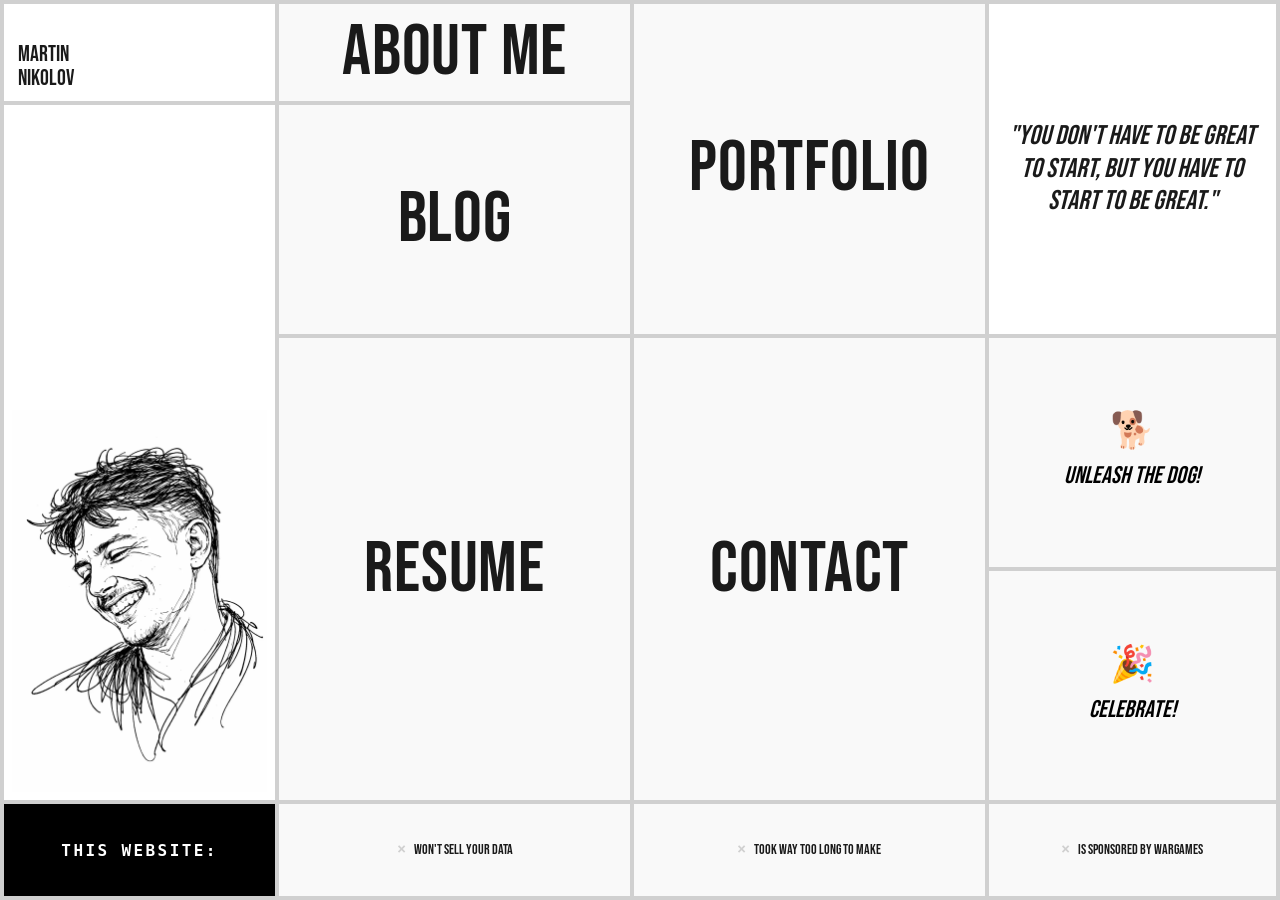
<file: index.html>
<!DOCTYPE html>
<html lang="en">
<head>
  <meta charset="UTF-8" />
  <meta name="viewport" content="width=device-width, initial-scale=1.0" />
  <title>Martin Nikolov</title>
  <link rel="icon" type="image/png" href="assets/img/favicon.png" />
  <link rel="stylesheet" href="style.css" />
  <link rel="preconnect" href="https://fonts.googleapis.com">
  <link href="https://fonts.googleapis.com/css2?family=Bebas+Neue&display=swap" rel="stylesheet">
</head>
<body class="index-body">

  <main class="index-grid">

    <!-- ── COL 1 ─────────────────────────────── -->

    <!-- Name — col 1, row 1 -->
    <div class="tile tile--name">
      <span class="name-line">Martin</span>
      <span class="name-line">Nikolov</span>
    </div>

    <!-- Photo — col 1, rows 2-4 -->
    <a href="pages/about.html" class="tile tile--photo" aria-label="About Martin">
      <img src="assets/img/profile_image.webp" alt="Hand-drawn portrait of Martin Nikolov" />
    </a>

    <!-- "This website:" label — col 1, row 5 -->
    <div class="tile tile--label">
      <span class="label-text">This website:</span>
    </div>

    <!-- ── COL 2 ─────────────────────────────── -->

    <!-- About — col 2, row 1 -->
    <a href="pages/about.html" class="tile tile--about">
      <span class="tile__label">About Me</span>
    </a>

    <!-- Blog — col 2, row 2 -->
    <a href="pages/blog.html" class="tile tile--blog">
      <span class="tile__label">Blog</span>
    </a>

    <!-- Resume — col 2, rows 3-4 -->
    <a href="assets/ResumeNikolovMartin.pdf" target="_blank" class="tile tile--resume">
      <span class="tile__label">Resume</span>
    </a>

    <!-- Will not: Track You — col 2, row 5 -->
    <div class="tile tile--willnot tile--willnot-a">
      <span class="willnot__x">×</span>
      <span class="willnot__text">won't sell your data</span>
    </div>

    <!-- ── COL 3 ─────────────────────────────── -->

    <!-- Portfolio — col 3, rows 1-2 -->
    <a href="pages/portfolio.html" class="tile tile--portfolio">
      <span class="tile__label">Portfolio</span>
    </a>

    <!-- Contact — col 3, rows 3-4 -->
    <a href="pages/contact.html" class="tile tile--contact">
      <span class="tile__label">Contact</span>
    </a>

    <!-- Will not: Get you out of bed — col 3, row 5 -->
    <div class="tile tile--willnot tile--willnot-b">
      <span class="willnot__x">×</span>
      <span class="willnot__text">Took Way Too Long To Make</span>
    </div>

    <!-- ── COL 4 — right column, all fun ─────── -->

    <!-- Welcome — col 4, rows 1-2 -->
    <div class="tile tile--welcome">
      <p class="welcome-text">"You don't have to be great to start, but you have to start to be great."</p>
    </div>

    <!-- Dog button — col 4, rows 3-4 (big!) -->
    <button class="tile tile--fun tile--fun-dog" onclick="toggleDog(this)" aria-label="Unleash the dog">
      <span class="fun__icon">🐕</span>
      <p>Unleash The Dog!</p>
    </button>

    <!-- Confetti button — col 4, rows 3-4 shares with dog? No — row 3 -->
    <!-- Actually dog gets rows 3, confetti gets row 4, wargames row 5 -->
    <button class="tile tile--fun tile--fun-confetti" onclick="popConfetti()" aria-label="Pop confetti">
      <span class="fun__icon">🎉</span>
      <p>Celebrate!</p>
    </button>

    <!-- Wargames — col 4, row 5 -->
    <a href="https://wargames.batamladen.com" target="_blank" class="tile tile--willnot tile--fun-wargames">
  <span class="willnot__x">×</span>
 <span class="willnot__text">Is Sponsored By Wargames</span>
</a>

  </main>

 <!-- Walking dog -->
<div class="walking-dog" id="walkingDog" aria-hidden="true">
  <img src="assets/img/gymweb.webp" alt="gym" />
</div>

  <!-- Confetti canvas -->
  <canvas id="confettiCanvas"></canvas>

  <script src="main.js"></script>
</body>
</html>
</file>
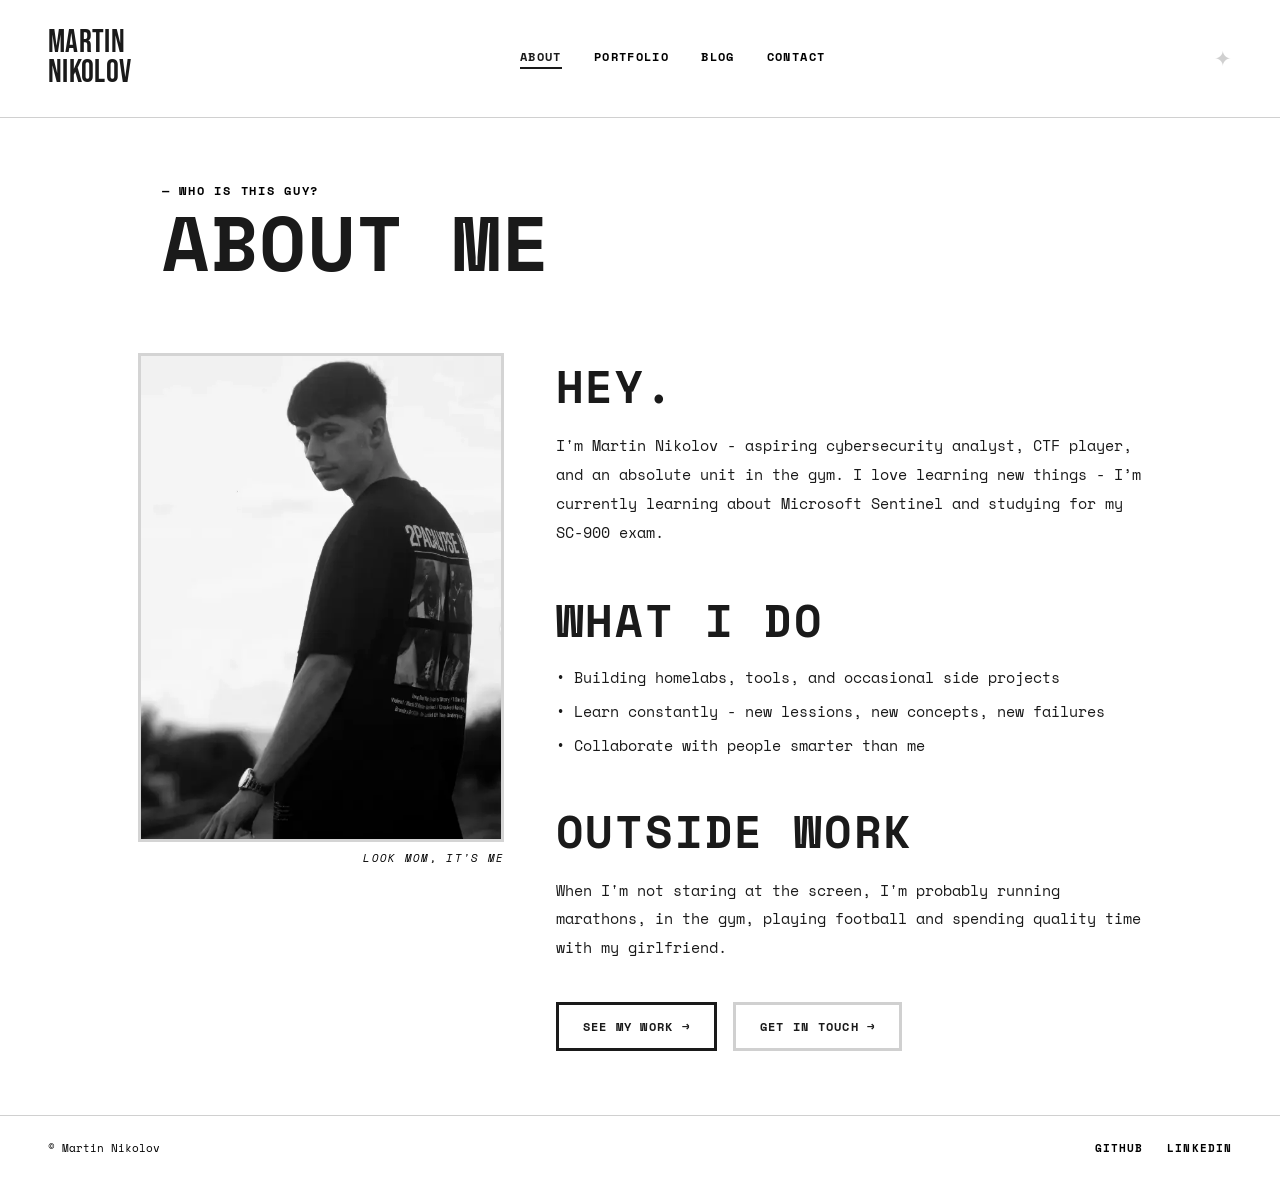
<file: pages/about.html>
<!DOCTYPE html>
<html lang="en">
<head>
  <meta charset="UTF-8" />
  <meta name="viewport" content="width=device-width, initial-scale=1.0" />
  <title>About — Martin Nikolov</title>
  <link rel="icon" type="image/png" href="../assets/img/favicon.png" />
  <link rel="stylesheet" href="../style.css" />
  <link rel="stylesheet" href="pages.css" />
  <link rel="preconnect" href="https://fonts.googleapis.com">
  <link href="https://fonts.googleapis.com/css2?family=Bebas+Neue&family=Space+Mono:ital,wght@0,400;0,700;1,400&display=swap" rel="stylesheet">
</head>
<body>

  <header class="site-header">
    <a href="../index.html" class="header-name">Martin<br>Nikolov</a>
    <nav class="header-nav">
      <a href="about.html" class="active">About</a>
      <a href="portfolio.html">Portfolio</a>
      <a href="blog.html">Blog</a>
      <a href="contact.html">Contact</a>
    </nav>
    <div class="header-squiggle">✦</div>
  </header>

  <main class="page-wrap">

    <div class="page-hero">
      <span class="page-hero__tag">— who is this guy?</span>
      <h1 class="page-hero__title">About Me</h1>
    </div>

    <div class="about-layout">

      <!-- Photo block -->
      <div class="about-photo-wrap">
        <img src="../assets/img/about-me-profile-pic.webp" alt="Martin Nikolov" class="about-photo" />
        <div class="about-photo-caption">look mom, it's me</div>
      </div>

      <!-- Text block -->
      <div class="about-text">

        <div class="about-block">
          <h2 class="about-block__title">Hey.</h2>
          <p>
            I'm Martin Nikolov - aspiring cybersecurity analyst, CTF player,
            and an absolute unit in the gym. 
            I love learning new things - I’m currently learning about Microsoft Sentinel and studying for my SC-900 exam.
          </p>
        </div>

        <div class="about-block">
          <h2 class="about-block__title">What I do</h2>
          <ul class="about-list">
            <li>• Building homelabs, tools, and occasional side projects</li>
            <li>• Learn constantly - new lessions, new concepts, new failures</li>
            <li>• Collaborate with people smarter than me</li>
          </ul>
        </div>

        <div class="about-block">
          <h2 class="about-block__title">Outside work</h2>
          <p>
            When I'm not staring at the screen, I'm probably running marathons, in the gym, playing football and spending quality time with my girlfriend.
          </p>
        </div>

        <div class="about-cta-row">
          <a href="portfolio.html" class="btn btn--yellow">See my work →</a>
          <a href="contact.html" class="btn btn--outline">Get in touch →</a>
        </div>

      </div>
    </div>

  </main>

  <footer class="site-footer">
    <p>© <span class="js-year"></span> Martin Nikolov</p>
    <div class="footer-links">
      <a href="https://github.com/" target="_blank">GitHub</a>
      <a href="https://linkedin.com/" target="_blank">LinkedIn</a>
    </div>
  </footer>

  <script src="../main.js"></script>
</body>
</html>
</file>
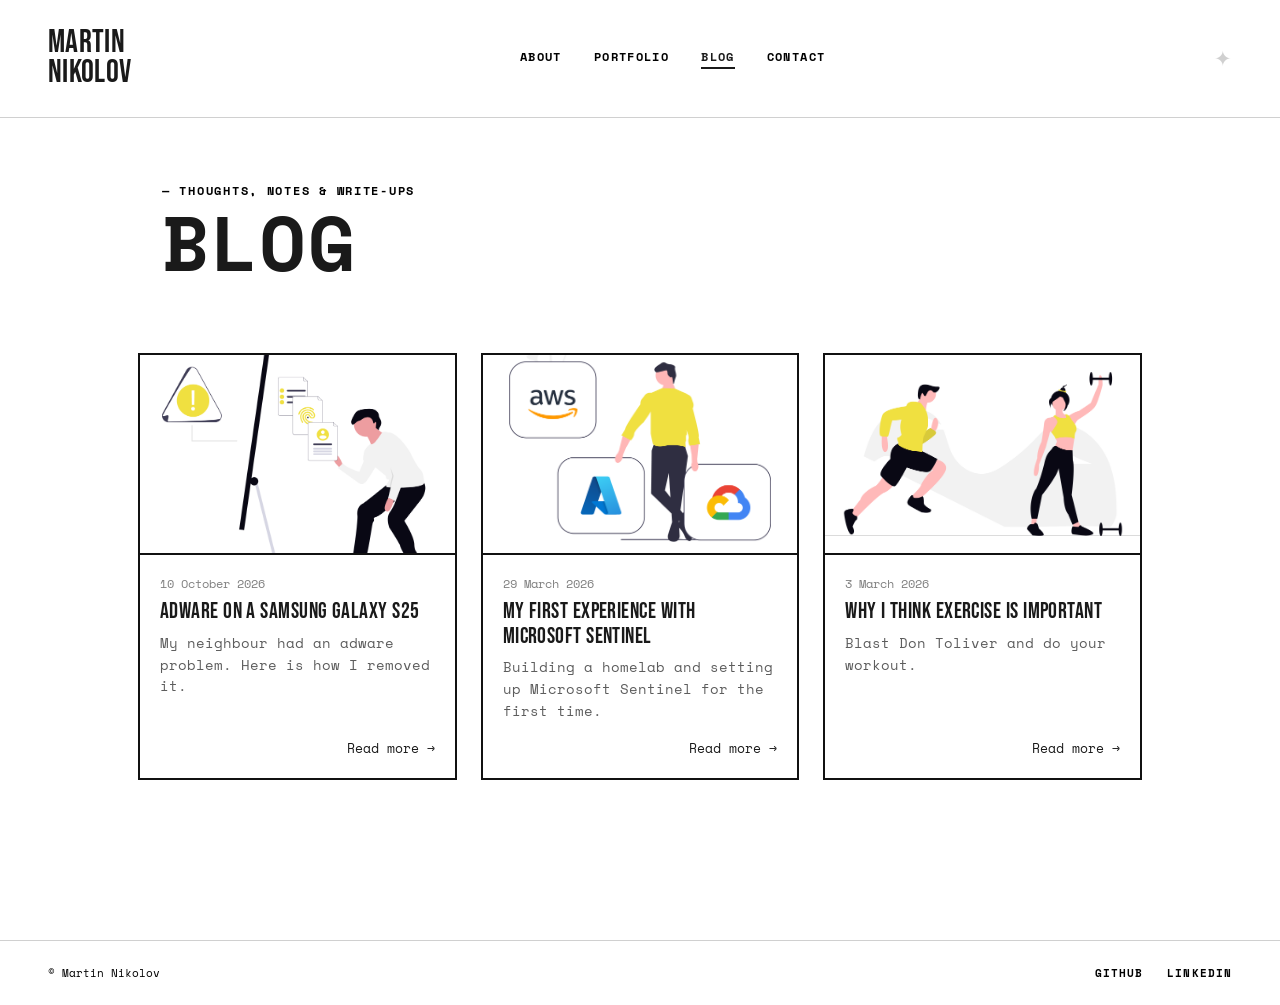
<file: pages/blog.html>
<!DOCTYPE html>
<html lang="en">
<head>
  <meta charset="UTF-8" />
  <meta name="viewport" content="width=device-width, initial-scale=1.0" />
  <title>Blog — Martin Nikolov</title>
  <link rel="icon" type="image/png" href="../assets/img/favicon.png" />
  <link rel="stylesheet" href="../style.css" />
  <link rel="stylesheet" href="pages.css" />
  <link rel="preconnect" href="https://fonts.googleapis.com">
  <link href="https://fonts.googleapis.com/css2?family=Bebas+Neue&family=Space+Mono:ital,wght@0,400;0,700;1,400&display=swap" rel="stylesheet">
</head>
<body>

  <header class="site-header">
    <a href="../index.html" class="header-name">Martin<br>Nikolov</a>
    <nav class="header-nav">
      <a href="about.html">About</a>
      <a href="portfolio.html">Portfolio</a>
      <a href="blog.html" class="active">Blog</a>
      <a href="contact.html">Contact</a>
    </nav>
    <div class="header-squiggle">✦</div>
  </header>

  <main class="page-wrap">

    <div class="page-hero">
      <span class="page-hero__tag">— thoughts, notes & write-ups</span>
      <h1 class="page-hero__title">Blog</h1>
    </div>

    <section class="section">
      <div class="blog-grid" id="post-list">
        <p class="post-list-empty">Loading posts…</p>
      </div>
    </section>

  </main>

  <footer class="site-footer">
    <p>© <span class="js-year"></span> Martin Nikolov</p>
    <div class="footer-links">
      <a href="https://github.com/nikolovmartin02" target="_blank">GitHub</a>
      <a href="https://www.linkedin.com/in/martin-nikolov-8180a3237/" target="_blank">LinkedIn</a>
    </div>
  </footer>

  <style>
   .blog-grid {
  display: grid;
  grid-template-columns: repeat(auto-fill, minmax(300px, 1fr));
  gap: 1.5rem;
  align-items: stretch;
}

   .blog-card {
  border: 2px solid var(--clr-ink, #111);
  background: var(--clr-bg, #fff);
  display: flex;
  flex-direction: column;
  text-decoration: none;
  color: inherit;
  transition: transform 0.15s ease, box-shadow 0.15s ease;
  height: 100%;
}

    .blog-card:hover {
      transform: translate(-4px, -4px);
      box-shadow: 6px 6px 0 var(--clr-ink, #111);
    }

    .blog-card__img {
  width: 100%;
  height: 200px;
  object-fit: cover;
  display: block;
  border-bottom: 2px solid var(--clr-ink, #111);
}

    .blog-card__img--placeholder {
      display: flex;
      align-items: center;
      justify-content: center;
      font-size: 2rem;
      color: #aaa;
      border-bottom: 2px solid var(--clr-ink, #111);
      aspect-ratio: 16 / 9;
      background: #f0f0f0;
    }

    .blog-card__body {
      padding: 1.25rem;
      display: flex;
      flex-direction: column;
      gap: 0.5rem;
      flex: 1;
    }

    .blog-card__date {
      font-size: 0.75rem;
      opacity: 0.55;
      font-family: 'Space Mono', monospace;
    }

    .blog-card__title {
      font-family: 'Bebas Neue', sans-serif;
      font-size: 1.4rem;
      line-height: 1.1;
      letter-spacing: 0.02em;
    }

    .blog-card__excerpt {
      font-size: 0.85rem;
      opacity: 0.7;
      line-height: 1.6;
      flex: 1;
    }

    .blog-card__arrow {
      font-family: 'Space Mono', monospace;
      font-size: 0.8rem;
      margin-top: 0.5rem;
      align-self: flex-end;
    }

    .post-list-empty {
      opacity: 0.5;
      font-family: 'Space Mono', monospace;
      font-size: 0.9rem;
    }
  </style>

  <script src="../main.js"></script>
  <script>
    (async function () {
      const listEl = document.getElementById('post-list');
      try {
        const res = await fetch('../blog/posts.json');
        const posts = await res.json();

        if (!posts.length) {
          listEl.innerHTML = '<p class="post-list-empty">No posts yet. Check back soon.</p>';
          return;
        }

        posts.sort((a, b) => new Date(b.date) - new Date(a.date));

        listEl.innerHTML = posts.map(post => {
          const d = new Date(post.date);
          const dateStr = d.toLocaleDateString('en-GB', {
            day: 'numeric', month: 'long', year: 'numeric'
          });

          const imgHtml = post.image
            ? `<img class="blog-card__img" src="${post.image}" alt="${post.title}" />`
            : `<div class="blog-card__img--placeholder">✦</div>`;

          const excerpt = post.excerpt
            ? `<p class="blog-card__excerpt">${post.excerpt}</p>`
            : '';

          return `
            <a href="../blog/post-template.html?post=${post.slug}" class="blog-card">
              ${imgHtml}
              <div class="blog-card__body">
                <span class="blog-card__date">${dateStr}</span>
                <span class="blog-card__title">${post.title}</span>
                ${excerpt}
                <span class="blog-card__arrow">Read more →</span>
              </div>
            </a>`;
        }).join('');
      } catch (err) {
        listEl.innerHTML = '<p class="post-list-empty">Couldn\'t load posts. Is posts.json in place?</p>';
        console.error(err);
      }
    })();
  </script>
</body>
</html>
</file>
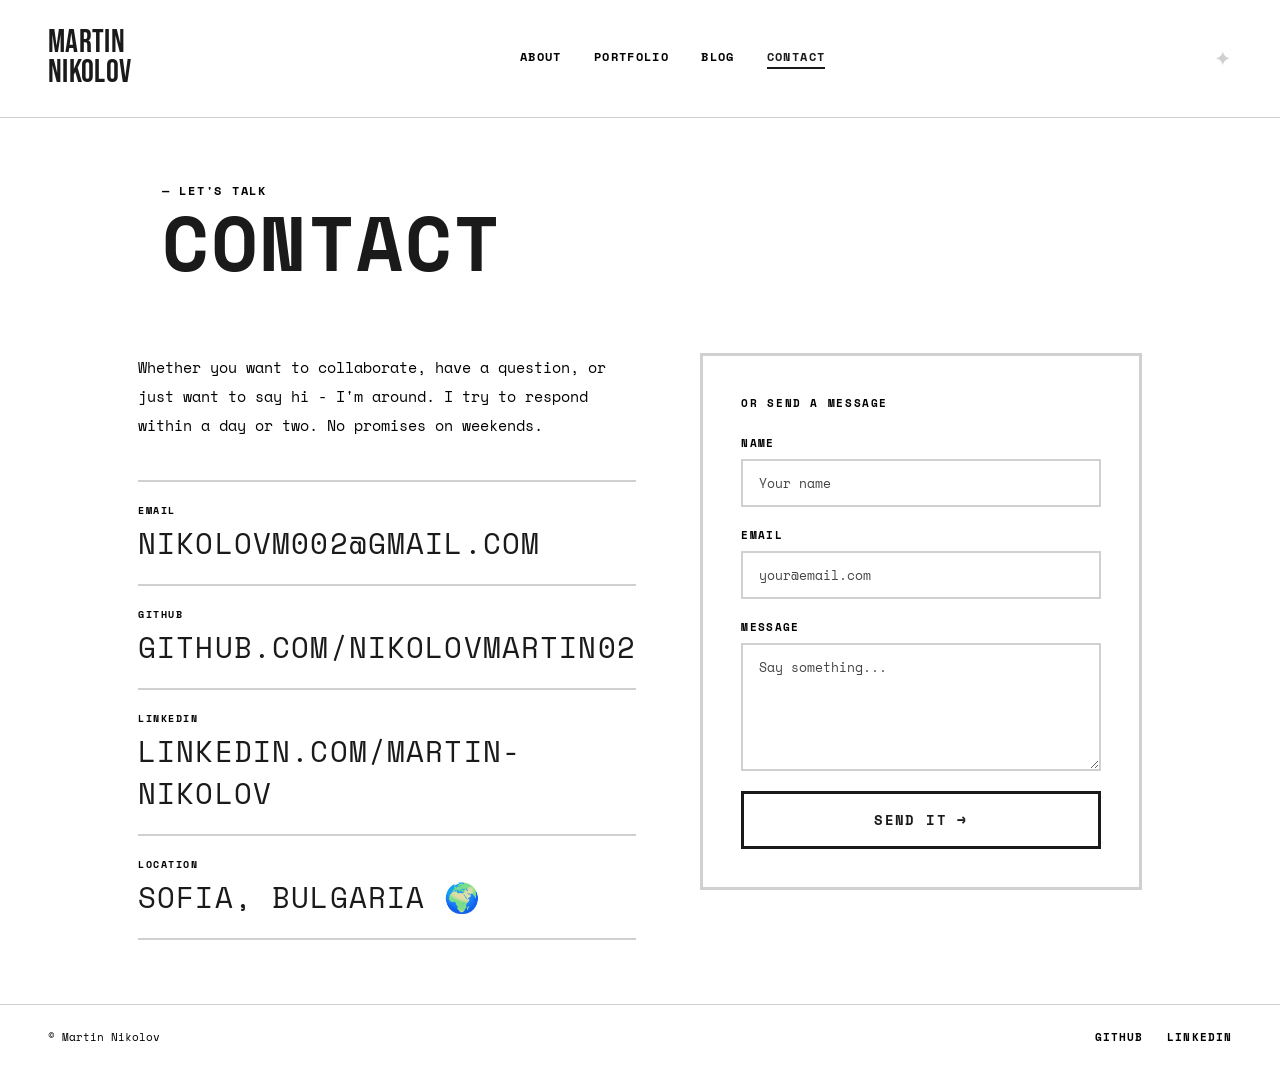
<file: pages/contact.html>
<!DOCTYPE html>
<html lang="en">
<head>
  <meta charset="UTF-8" />
  <meta name="viewport" content="width=device-width, initial-scale=1.0" />
  <title>Contact — Martin Nikolov</title>
  <link rel="icon" type="image/png" href="../assets/img/favicon.png" />
  <link rel="stylesheet" href="../style.css" />
  <link rel="stylesheet" href="pages.css" />
  <link rel="preconnect" href="https://fonts.googleapis.com">
  <link href="https://fonts.googleapis.com/css2?family=Bebas+Neue&family=Space+Mono:ital,wght@0,400;0,700;1,400&display=swap" rel="stylesheet">
</head>
<body>

  <header class="site-header">
    <a href="../index.html" class="header-name">Martin<br>Nikolov</a>
    <nav class="header-nav">
      <a href="about.html">About</a>
      <a href="portfolio.html">Portfolio</a>
      <a href="blog.html">Blog</a>
      <a href="contact.html" class="active">Contact</a>
    </nav>
    <div class="header-squiggle">✦</div>
  </header>

  <main class="page-wrap">

    <div class="page-hero">
      <span class="page-hero__tag">— let's talk</span>
      <h1 class="page-hero__title">Contact</h1>
    </div>

    <div class="contact-layout">

      <!-- Left: Links -->
      <div class="contact-links">
        <p class="contact-intro">
          Whether you want to collaborate, have a question, or just want to say hi -
          I'm around. I try to respond within a day or two. No promises on weekends.
        </p>

        <div class="contact-item">
          <span class="contact-item__label">Email</span>
          <a href="mailto:nikolovm002@gmail.com" class="contact-item__value contact-item__value--yellow">
            nikolovm002@gmail.com
          </a>
        </div>

        <div class="contact-item">
          <span class="contact-item__label">GitHub</span>
          <a href="https://github.com/nikolovmartin02" target="_blank" class="contact-item__value contact-item__value--mint">
            github.com/nikolovmartin02
          </a>
        </div>

        <div class="contact-item">
          <span class="contact-item__label">LinkedIn</span>
          <a href="https://www.linkedin.com/in/martin-nikolov-8180a3237/" target="_blank" class="contact-item__value contact-item__value--purple">
            linkedin.com/martin-nikolov
          </a>
        </div>

        <div class="contact-item">
          <span class="contact-item__label">Location</span>
          <span class="contact-item__value">Sofia, Bulgaria 🌍</span>
        </div>

      </div>

      <!-- Right: Simple form -->
      <div class="contact-form-wrap">
        <div class="contact-form-label">or send a message</div>

        <!-- Using Formspree or similar — just replace the action URL -->
        <form
          class="contact-form"
          action="https://formspree.io/f/xaqllkpq"
          method="POST"
        >
          <div class="form-group">
            <label for="name" class="form-label">Name</label>
            <input
              type="text"
              id="name"
              name="name"
              class="form-input"
              placeholder="Your name"
              required
            />
          </div>

          <div class="form-group">
            <label for="email" class="form-label">Email</label>
            <input
              type="email"
              id="email"
              name="email"
              class="form-input"
              placeholder="your@email.com"
              required
            />
          </div>

          <div class="form-group">
            <label for="message" class="form-label">Message</label>
            <textarea
              id="message"
              name="message"
              class="form-input form-textarea"
              placeholder="Say something..."
              rows="5"
              required
            ></textarea>
          </div>

          <button type="submit" class="btn btn--yellow btn--lg btn--full">
            Send it →
          </button>


        </form>
      </div>

    </div>

  </main>

  <footer class="site-footer">
    <p>© <span class="js-year"></span> Martin Nikolov</p>
    <div class="footer-links">
      <a href="https://github.com/" target="_blank">GitHub</a>
      <a href="https://linkedin.com/" target="_blank">LinkedIn</a>
    </div>
  </footer>

  <script src="../main.js"></script>
</body>
</html>
</file>
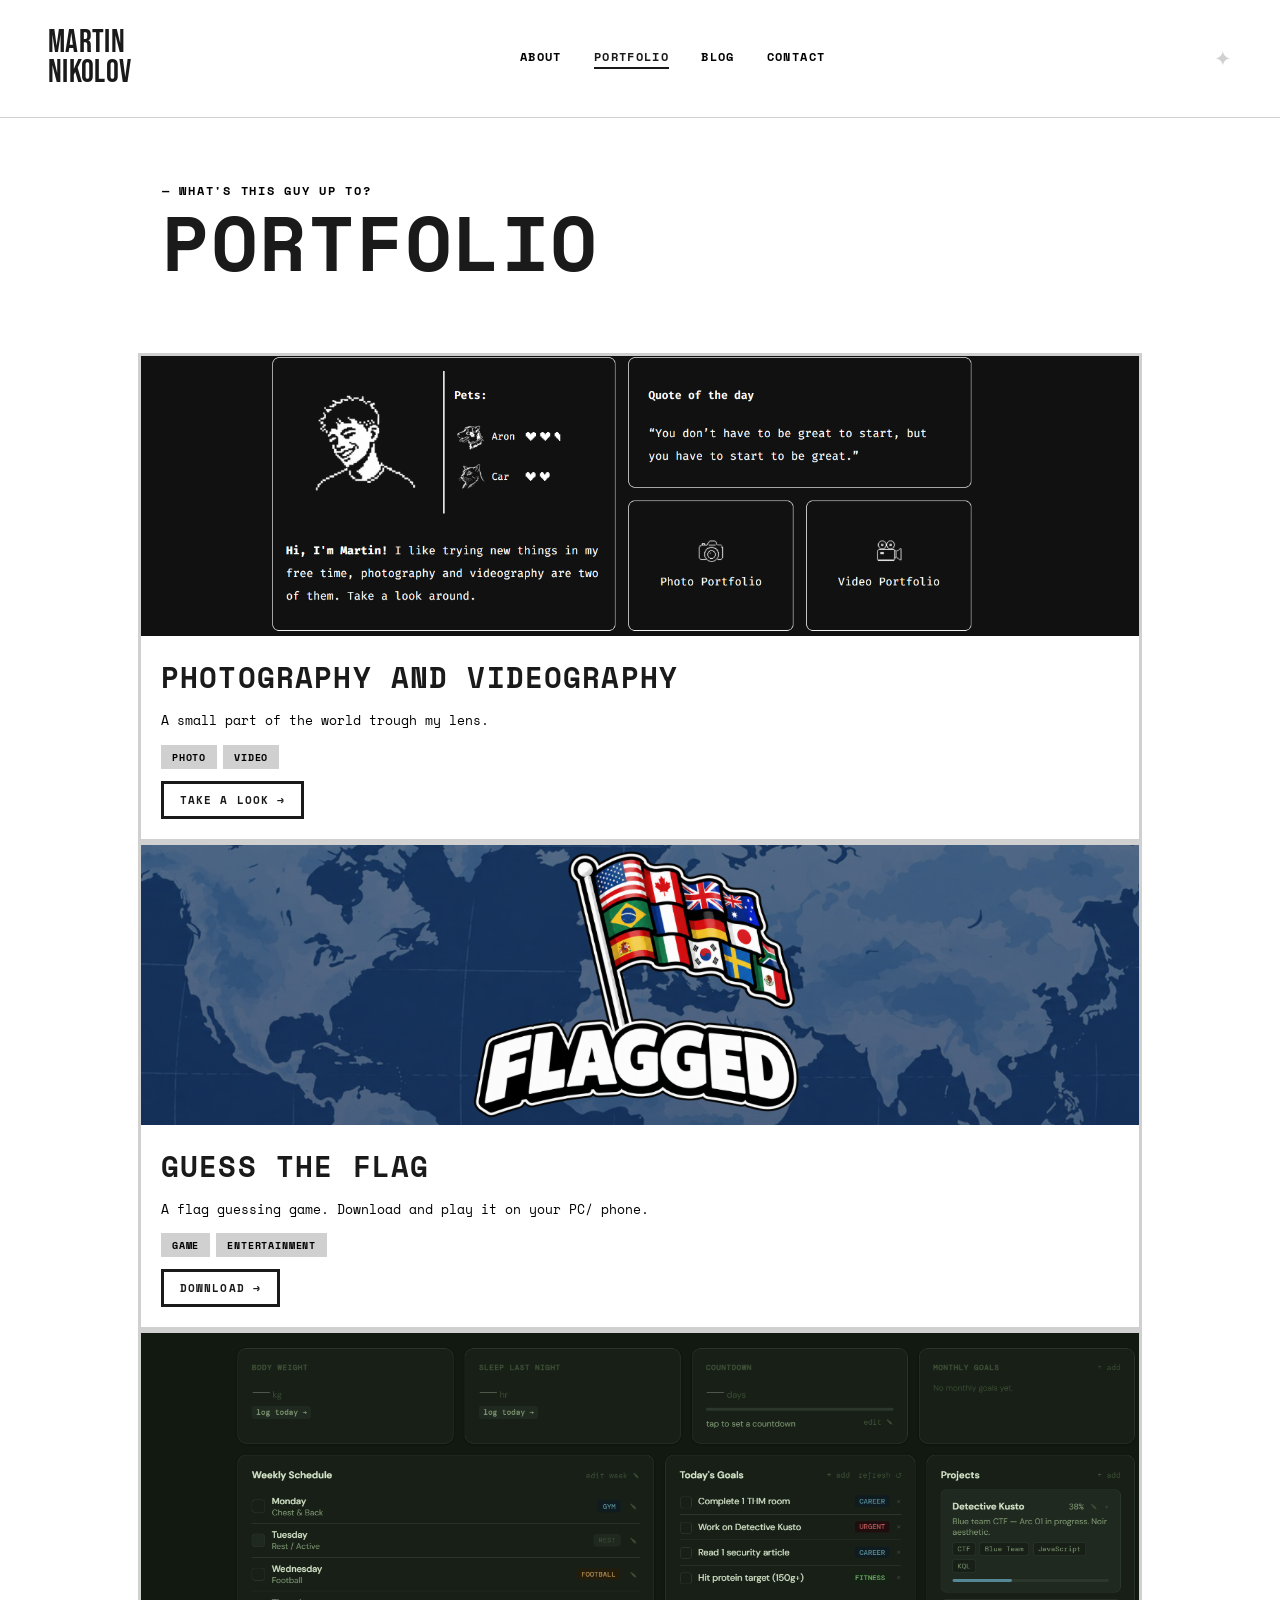
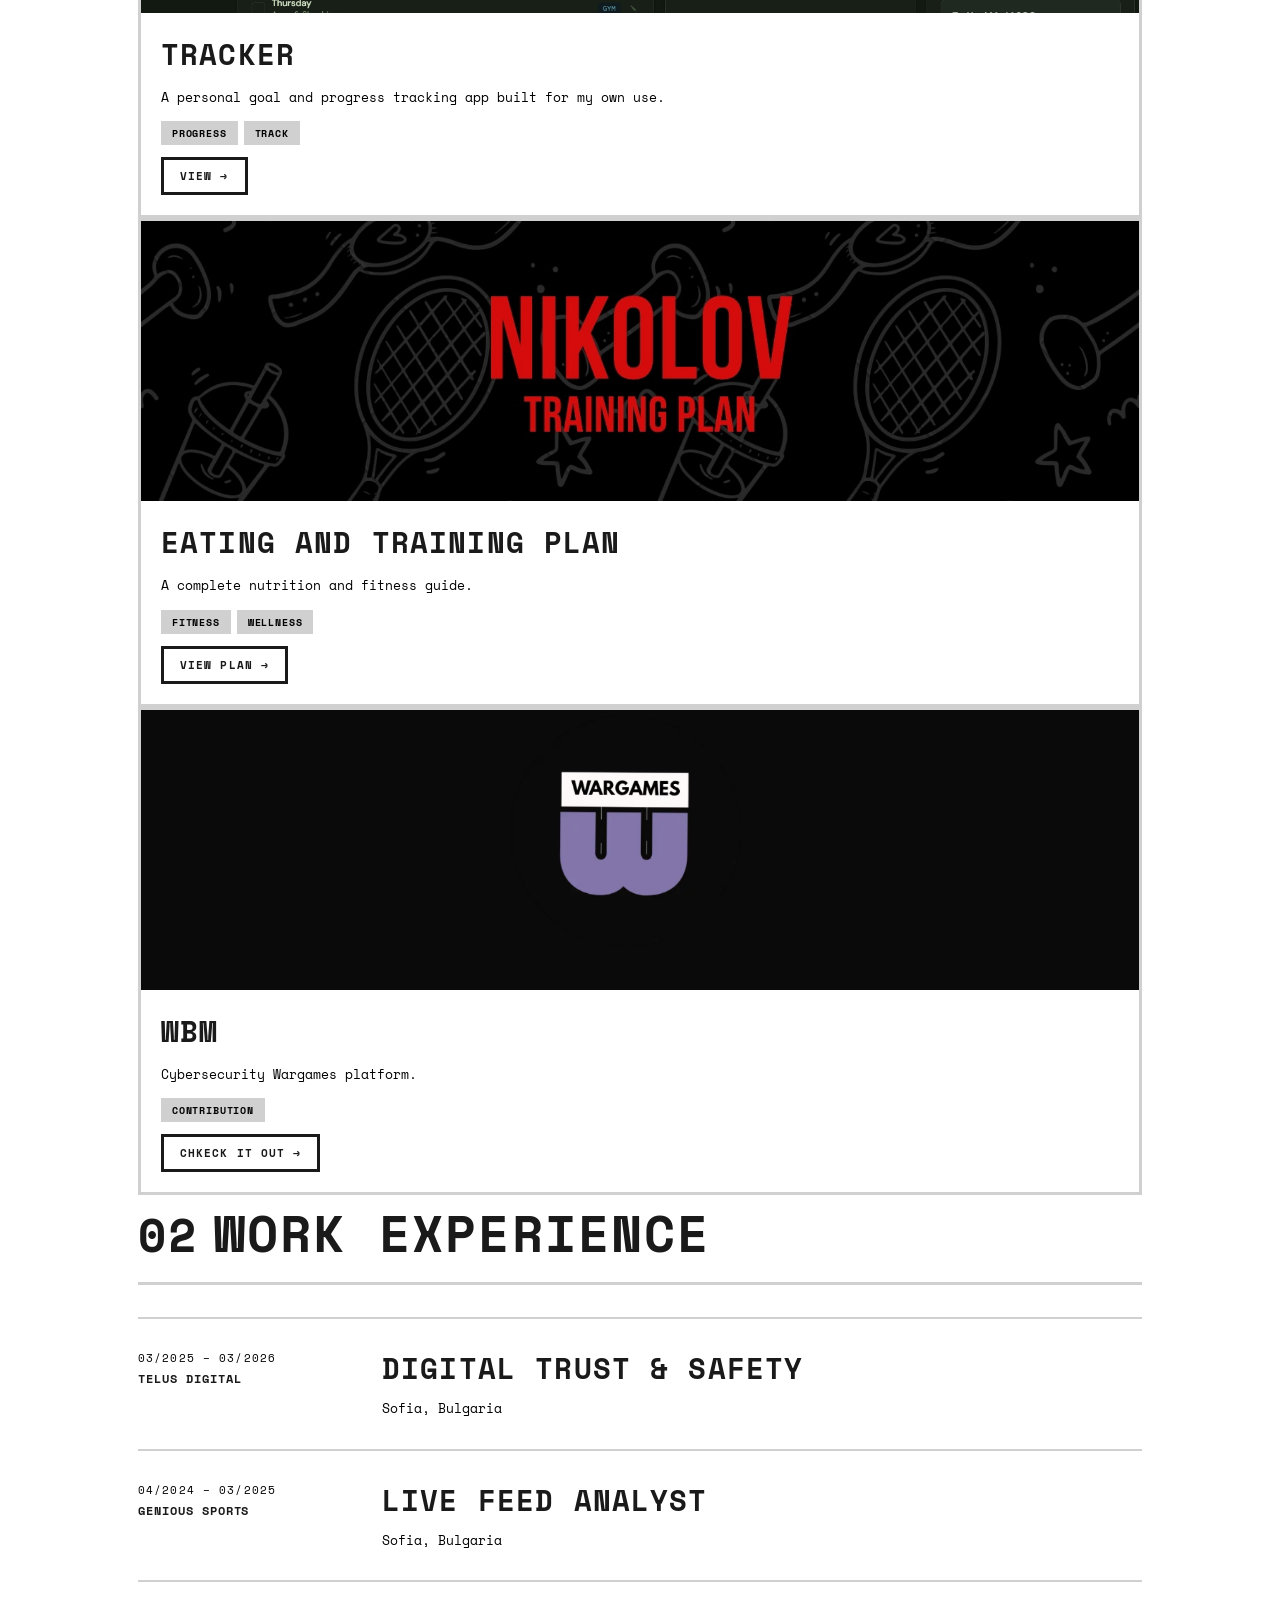
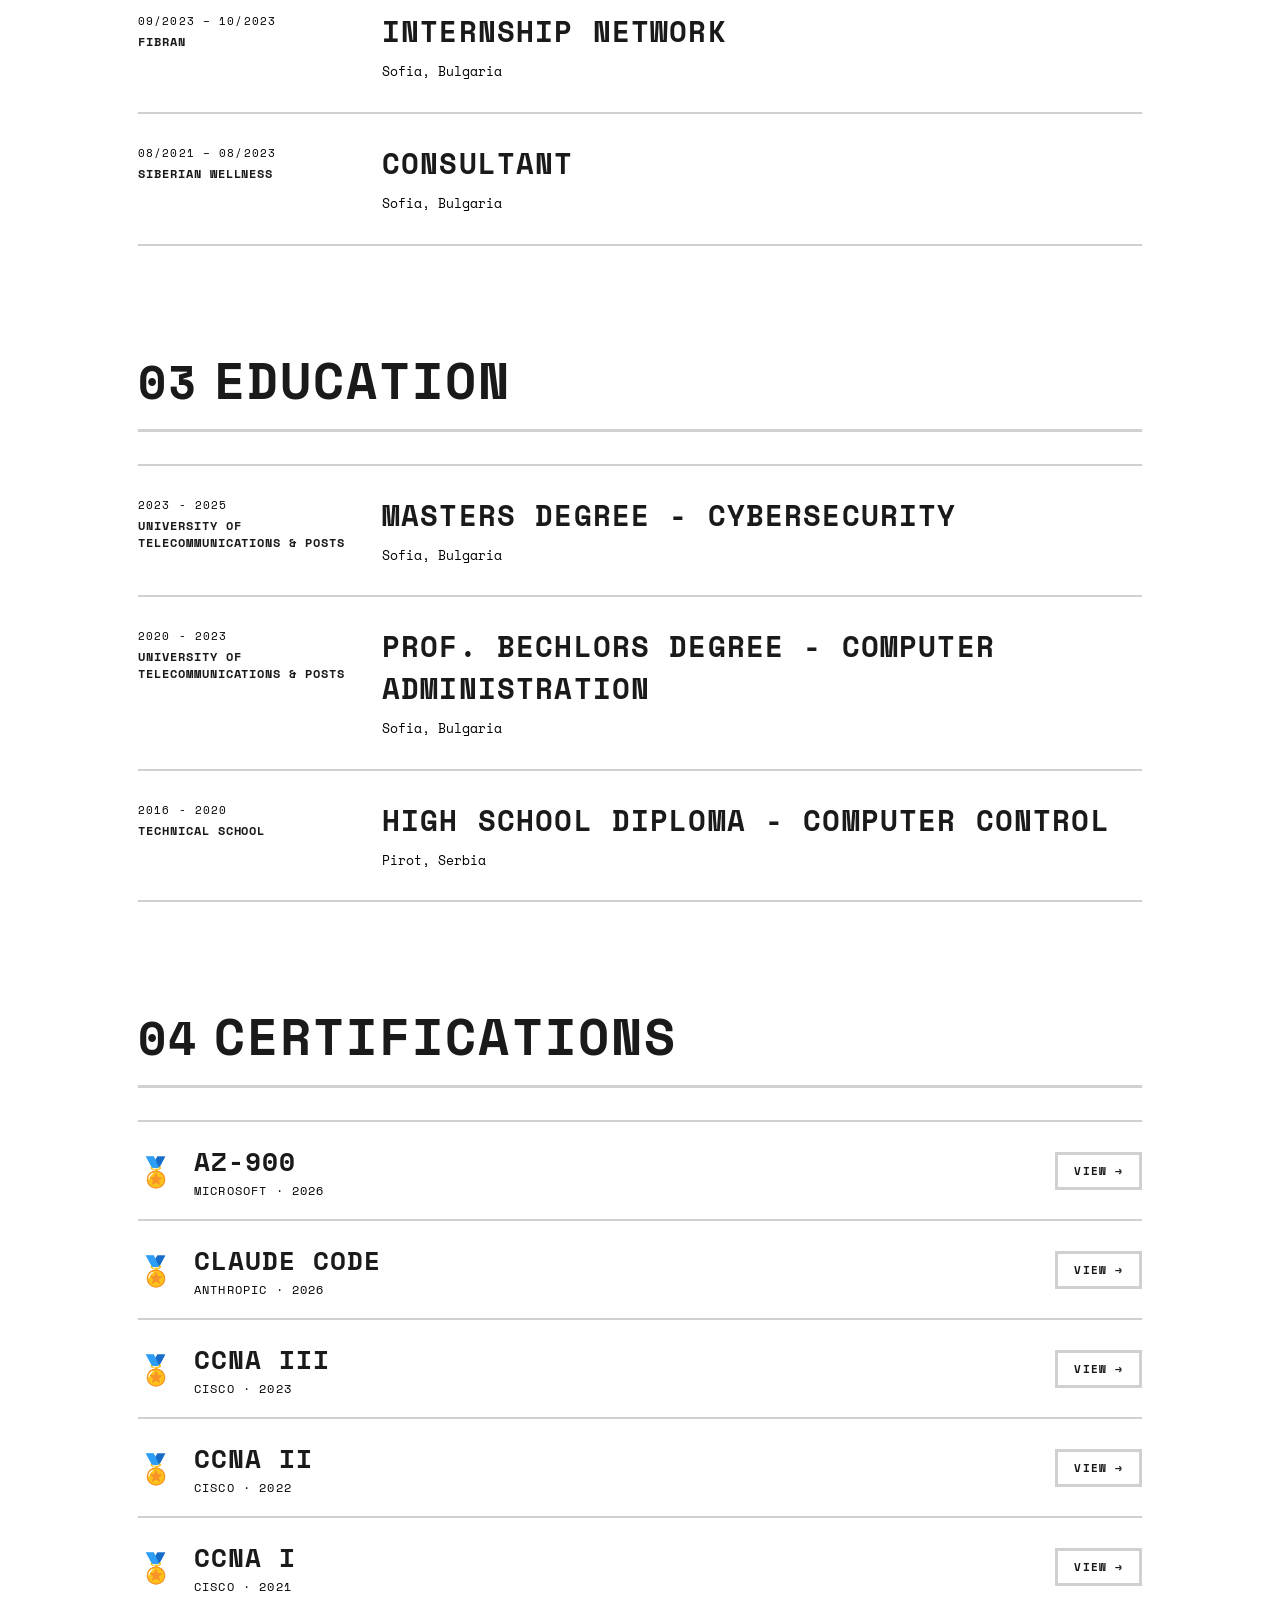
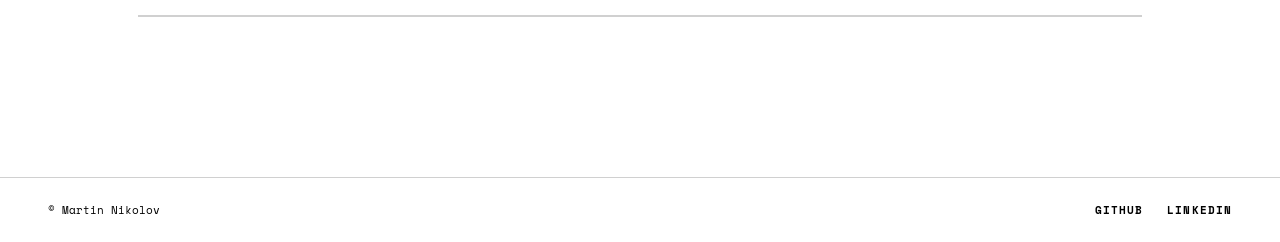
<file: pages/portfolio.html>
<!DOCTYPE html>
<html lang="en">
<head>
  <meta charset="UTF-8" />
  <meta name="viewport" content="width=device-width, initial-scale=1.0" />
  <title>Portfolio — Martin Nikolov</title>
  <link rel="icon" type="image/png" href="../assets/img/favicon.png" />
  <link rel="stylesheet" href="../style.css" />
  <link rel="stylesheet" href="pages.css" />
  <link rel="preconnect" href="https://fonts.googleapis.com">
  <link href="https://fonts.googleapis.com/css2?family=Bebas+Neue&family=Space+Mono:ital,wght@0,400;0,700;1,400&display=swap" rel="stylesheet">
</head>
<body>

  <header class="site-header">
    <a href="../index.html" class="header-name">Martin<br>Nikolov</a>
    <nav class="header-nav">
      <a href="about.html">About</a>
      <a href="portfolio.html" class="active">Portfolio</a>
      <a href="blog.html">Blog</a>
      <a href="contact.html">Contact</a>
    </nav>
    <div class="header-squiggle">✦</div>
  </header>

  <main class="page-wrap">

    <div class="page-hero">
      <span class="page-hero__tag">— what's this guy up to?</span>
      <h1 class="page-hero__title">Portfolio</h1>
    </div>

    <!-- ======= PROJECTS ======= -->
   <div class="card card--yellow">
  <div class="card__img-wrap">
    <img src="../assets/img/photovideocover.png" alt="Tracker" />
  </div>
  <div class="card__body">
    <h3 class="card__title">Photography and Videography</h3>
    <p class="card__desc">A small part of the world trough my lens.</p>
    <div class="card__tags">
      <span class="tag">Photo</span>
      <span class="tag">Video</span>
    </div>
    <div class="card__links">
      <a href="https://martinnikolov02.github.io/Martin-Portfolio-Photo/" class="btn btn--yellow btn--sm" target="_blank">Take a look →</a>
    </div>
  </div>
</div>

<div class="card card--yellow">
  <div class="card__img-wrap">
    <img src="../assets/img/flaggame.png" alt="Guess The Flag" />
  </div>
  <div class="card__body">
    <h3 class="card__title">Guess The Flag</h3>
    <p class="card__desc">A flag guessing game. Download and play it on your PC/ phone.</p>
    <div class="card__tags">
      <span class="tag">Game</span>
      <span class="tag">Entertainment</span>
    </div>
    <div class="card__links">
      <a href="https://drive.google.com/drive/u/0/folders/1lH_ZsPNLsrWOCib4ERg6FUUZd4JBOnmx" class="btn btn--yellow btn--sm" target="_blank">Download →</a>
    </div>
  </div>
</div>
   
    <div class="card card--yellow">
  <div class="card__img-wrap">
    <img src="../assets/img/project1.jpg" alt="Tracker" />
  </div>
  <div class="card__body">
    <h3 class="card__title">Tracker</h3>
    <p class="card__desc">A personal goal and progress tracking app built for my own use.</p>
    <div class="card__tags">
      <span class="tag">Progress</span>
      <span class="tag">Track</span>
    </div>
    <div class="card__links">
      <a href="https://martinnikolov02.github.io/tracker/" class="btn btn--yellow btn--sm" target="_blank">View →</a>
    </div>
  </div>
</div>

        <div class="card card--mint">
          <div class="card__img-wrap">
            <img src="../assets/img/nikolov_training_plan.jpg" alt="Nikolov Plan" />
          </div>
          <div class="card__body">
            <h3 class="card__title">Eating and Training plan</h3>
            <p class="card__desc">A complete nutrition and fitness guide.</p>
            <div class="card__tags">
              <span class="tag">Fitness</span>
              <span class="tag">Wellness</span>
            </div>
            <div class="card__links">
  <a href="https://raw.githubusercontent.com/MartinNikolov02/Nikolov-Plan/main/Nikolov%20Eating%20Plan.pdf" class="btn btn--mint btn--sm" target="_blank">View Plan →</a>
</div>
            </div>
          </div>
        </div>

        <div class="card card--purple">
          <div class="card__img-wrap">
            <img src="../assets/img/wargames.jpg" alt="Project Three" />
          </div>
          <div class="card__body">
            <h3 class="card__title">WBM</h3>
            <p class="card__desc">Cybersecurity Wargames platform.</p>
            <div class="card__tags">
              <span class="tag">Contribution</span>
            </div>
            <div class="card__links">
              <a href="https://wargames.batamladen.com" class="btn btn--purple btn--sm" target="_blank">Chkeck it out →</a>
            </div>
          </div>
        </div>

      </div>
    </section>

    <!-- ======= WORK EXPERIENCE ======= -->
    <section class="section">
      <h2 class="section-title">
        <span class="section-title__accent">02</span> Work Experience
      </h2>
      <div class="timeline">


        <div class="timeline-item">
          <div class="timeline-item__meta">
            <span class="timeline-item__date">03/2025 – 03/2026</span>
            <span class="timeline-item__company">Telus Digital</span>
          </div>
          <div class="timeline-item__body">
            <h3 class="timeline-item__role">Digital TRust & Safety</h3>
            <p>Sofia, Bulgaria </p>
          </div>
        </div>

        <div class="timeline-item">
          <div class="timeline-item__meta">
            <span class="timeline-item__date">04/2024 – 03/2025</span>
            <span class="timeline-item__company">Genious Sports</span>
          </div>
          <div class="timeline-item__body">
            <h3 class="timeline-item__role">Live Feed Analyst</h3>
            <p>Sofia, Bulgaria </p>
          </div>
        </div>

        <div class="timeline-item">
  <div class="timeline-item__meta">
    <span class="timeline-item__date">09/2023 – 10/2023</span>
    <span class="timeline-item__company">Fibran</span>
  </div>
  <div class="timeline-item__body">
    <h3 class="timeline-item__role">Internship Network</h3>
    <p>Sofia, Bulgaria</p>
</div>
</div>

        <div class="timeline-item">
          <div class="timeline-item__meta">
            <span class="timeline-item__date">08/2021 – 08/2023</span>
            <span class="timeline-item__company">Siberian Wellness</span>
          </div>
          <div class="timeline-item__body">
            <h3 class="timeline-item__role">Consultant</h3>
            <p>Sofia, Bulgaria</p>
          </div>
        </div>

      </div>
    </section>

    <!-- ======= EDUCATION ======= -->
    <section class="section">
      <h2 class="section-title">
        <span class="section-title__accent">03</span> Education
      </h2>
      <div class="timeline">


        <div class="timeline-item">
          <div class="timeline-item__meta">
            <span class="timeline-item__date">2023 - 2025</span>
            <span class="timeline-item__company">University of Telecommunications & Posts</span>
          </div>
          <div class="timeline-item__body">
            <h3 class="timeline-item__role">Masters Degree - Cybersecurity</h3>
            <p><p>Sofia, Bulgaria</p></p>
          </div>
        </div>

        <div class="timeline-item">
          <div class="timeline-item__meta">
            <span class="timeline-item__date">2020 - 2023</span>
            <span class="timeline-item__company">University of Telecommunications & Posts</span>
          </div>
          <div class="timeline-item__body">
            <h3 class="timeline-item__role">Prof. Bechlors Degree - Computer Administration</h3>
            <p><p>Sofia, Bulgaria</p></p>
          </div>
        </div>

<div class="timeline-item">
  <div class="timeline-item__meta">
    <span class="timeline-item__date">2016 - 2020</span>
    <span class="timeline-item__company">Technical School</span>
  </div>
  <div class="timeline-item__body">
    <h3 class="timeline-item__role">High School Diploma - Computer Control</h3>
    <p>Pirot, Serbia</p>
  </div>
</div>

      </div>
    </section>

    <!-- ======= CERTIFICATIONS ======= -->
    <section class="section">
      <h2 class="section-title">
        <span class="section-title__accent">04</span> Certifications
      </h2>
      <div class="cert-grid">

  <div class="cert-card">
  <span class="cert-card__icon">🏅</span>
  <div class="cert-card__info">
    <h3 class="cert-card__name">AZ-900</h3>
    <p class="cert-card__org">Microsoft · 2026</p>
  </div>
  <a href="../assets/AZ900.pdf" target="_blank" class="btn btn--outline btn--sm" style="margin-left:auto">View →</a>
</div>
  
        <div class="cert-card">
  <span class="cert-card__icon">🏅</span>
  <div class="cert-card__info">
    <h3 class="cert-card__name">Claude Code</h3>
    <p class="cert-card__org">Anthropic · 2026</p>
  </div>
  <a href="../assets/claudecode.pdf" target="_blank" class="btn btn--outline btn--sm" style="margin-left:auto">View →</a>
</div>
  
        <div class="cert-card">
  <span class="cert-card__icon">🏅</span>
  <div class="cert-card__info">
    <h3 class="cert-card__name">CCNA III</h3>
    <p class="cert-card__org">Cisco · 2023</p>
  </div>
  <a href="../assets/ccna3.pdf" target="_blank" class="btn btn--outline btn--sm" style="margin-left:auto">View →</a>
</div>

<div class="cert-card">
  <span class="cert-card__icon">🏅</span>
  <div class="cert-card__info">
    <h3 class="cert-card__name">CCNA II</h3>
    <p class="cert-card__org">Cisco · 2022</p>
  </div>
  <a href="../assets/ccna2.pdf" target="_blank" class="btn btn--outline btn--sm" style="margin-left:auto">View →</a>
</div>

<div class="cert-card">
  <span class="cert-card__icon">🏅</span>
  <div class="cert-card__info">
    <h3 class="cert-card__name">CCNA I</h3>
    <p class="cert-card__org">Cisco · 2021</p>
  </div>
  <a href="../assets/ccna1.pdf" target="_blank" class="btn btn--outline btn--sm" style="margin-left:auto">View →</a>
</div>
        </div>

      </div>
    </section>

  </main>

  <footer class="site-footer">
    <p>© <span class="js-year"></span> Martin Nikolov</p>
    <div class="footer-links">
      <a href="https://github.com/nikolovmartin02" target="_blank">GitHub</a>
      <a href="https://www.linkedin.com/in/martin-nikolov-8180a3237/" target="_blank">LinkedIn</a>
    </div>
  </footer>

  <script src="../main.js"></script>
</body>
</html>
</file>
<file: style.css>
/* ============================================================
   MARTIN NIKOLOV — style.css
   White · Fruktur · Bento grid · color on hover
   ============================================================ */

/* ---------- RESET ---------- */
*, *::before, *::after { box-sizing: border-box; margin: 0; padding: 0; }

/* ---------- TOKENS ---------- */
:root {
  --white:  #ffffff;
  --black:  #000000;
  --off:    #f9f9f9;
  --border: #d0d0d0;
  --muted:  #000000;
  --dark:   #1a1a1a;

  --c-about:       #3cffc8;
  --c-portfolio:   #b36fff;
  --c-resume:      #ff3c3c;
  --c-blog:        #f0e040;
  --c-contact:     #3c9fff;
  --c-fun-dog:     #ffb347;
  --c-fun-confetti:#ff6eb4;
  --c-fun-wargames:#3cffc8;
  --c-willnot-a:   #f0e040;
  --c-willnot-b:   #3cffc8;

  --font-display: 'Bebas Neue', sans-serif;;
  --font-body:    'Space Mono', monospace;
  --gap: 4px;
}

/* ---------- BASE ---------- */
html, body { height: 100%; }

body {
  background: var(--white);
  color: var(--dark);
  font-family: var(--font-body);
  overflow-x: hidden;
}

a { color: inherit; text-decoration: none; }
img { display: block; width: 100%; height: 100%; object-fit: cover; }
button { font-family: inherit; border: none; background: none; cursor: pointer; }
::selection { background: var(--black); color: var(--white); }

/* ============================================================
   INDEX GRID

   Desktop layout (5 rows × 4 cols):

   ┌──────────┬──────────┬──────────┬──────────────┐
   │  name    │  about   │ portfolio│   welcome    │ row 1
   ├──────────┼──────────┼──────────┤              │
   │          │  blog    │          │              │ row 2
   │  photo   ├──────────┤  contact ├──────────────┤
   │          │          │          │   🐕 dog     │ row 3
   │          │  resume  ├──────────┤              │
   │          │          │          ├──────────────┤
   │          │          │          │  🎉 confetti │ row 4
   ├──────────┼──────────┼──────────┼──────────────┤
   │ website: │ × track  │ × get up │  💻 wargames │ row 5
   └──────────┴──────────┴──────────┴──────────────┘

   Rows: 1=name strip, 2-4=main content, 5=bottom strip
   Col 4 = fun buttons stacked tall
   Row 5 = "this website" horizontal strip
   ============================================================ */

.index-body {
  height: 100vh;
  overflow: hidden;
}

.index-grid {
  display: grid;
  width: 100vw;
  height: 100vh;
  gap: var(--gap);
  padding: var(--gap);
  background: var(--border);

  grid-template-columns: 0.85fr 1.1fr 1.1fr 0.9fr;
  grid-template-rows:
    0.38fr   /* row 1 — name / top strip */
    0.9fr    /* row 2 — main content A */
    0.9fr    /* row 3 — main content B */
    0.9fr    /* row 4 — main content C */
    0.36fr;  /* row 5 — "this website" bottom strip */
}

/* ============================================================
   TILE BASE
   ============================================================ */

.tile {
  background: var(--off);
  display: flex;
  align-items: center;
  justify-content: center;
  position: relative;
  overflow: hidden;
  transition: background 0.28s ease;
}

a.tile, button.tile { cursor: pointer; }

.tile img {
  filter: grayscale(100%);
  transition: filter 0.4s ease;
}

.tile__label {
  font-family: var(--font-display);
  font-size: clamp(1.5rem, 2.2vw, 2.8rem);
  color: var(--dark);
  text-align: center;
  letter-spacing: 0.01em;
  transition: color 0.28s ease, transform 0.28s ease;
}

a.tile:hover .tile__label,
button.tile:hover .tile__label {
  transform: translateY(-3px);
}

/* ============================================================
   COL 1
   ============================================================ */

/* Name — col 1, row 1 */
.tile--name {
  grid-column: 1;
  grid-row: 1;
  flex-direction: column;
  align-items: flex-start;
  justify-content: flex-end;
  padding: 10px 14px;
  background: var(--white);
  cursor: default;
}

.name-line {
  display: block;
  font-family: var(--font-display);
  font-size: clamp(1rem, 1.7vw, 1.8rem);
  line-height: 1.1;
  color: var(--dark);
}

/* Photo — col 1, rows 2-4 */
.tile--photo {
  grid-column: 1;
  grid-row: 2 / 5;
  background: var(--white);
  padding: 8px;
}

.tile--photo img {
  width: 100%;
  height: 100%;
  object-fit: contain;
  object-position: center bottom;
}

.tile--label {
  grid-column: 1;
  grid-row: 5;
  background: var(--black);        /* only this one is black */
  cursor: default;

  display: flex;
  align-items: center;
  justify-content: center;
  padding: 0 12px;
}

.tile--label .label-text {
  color: var(--white);             /* contrast text */
  font-size: clamp(0.8rem, 1.5vw, 1rem);  /* optional scaling */
  font-weight: 700;
  text-transform: uppercase;
  letter-spacing: 0.15em;
}

.tile--photo:hover { background: #ffffff; }
.tile--photo:hover img { filter: grayscale(0%); }

/* "This website:" label — col 1, row 5 */
.tile__label {
  font-family: var(--font-display);
  font-size: 8vh;          /* relative to tile height */
  max-height: 90%;         /* prevent overflow */
  text-align: center;
  line-height: 1.1;
  color: var(--dark);
  letter-spacing: 0.01em;
  transition: color 0.28s ease, transform 0.28s ease;
  display: flex;
  align-items: center;
  justify-content: center;
}

.label-text {
  font-family: var(--font-body);
  font-size: clamp(0.7rem, 0.85vw, 0.75rem);
  font-weight: 700;
  text-transform: uppercase;
  letter-spacing: 0.15em;
  color: var(--border);
}

/* ============================================================
   COL 2
   ============================================================ */

/* About — col 2, row 1 */
.tile--about     { grid-column: 2; grid-row: 1; }

/* Blog — col 2, row 2 */
.tile--blog      { grid-column: 2; grid-row: 2; }

/* Resume — col 2, rows 3-4 */
.tile--resume    { grid-column: 2; grid-row: 3 / 5; }

/* Will not A — col 2, row 5 */
.tile--willnot-a { grid-column: 2; grid-row: 5; }

/* ============================================================
   COL 3
   ============================================================ */

/* Portfolio — col 3, rows 1-2 */
.tile--portfolio { grid-column: 3; grid-row: 1 / 3; }

/* Contact — col 3, rows 3-4 */
.tile--contact   { grid-column: 3; grid-row: 3 / 5; }

/* Will not B — col 3, row 5 */
.tile--willnot-b { grid-column: 3; grid-row: 5; }

/* ============================================================
   COL 4 — fun buttons, stacked tall
   ============================================================ */

/* Welcome — col 4, rows 1-2 */
.tile--welcome {
  grid-column: 4;
  grid-row: 1 / 3;
  flex-direction: column;
  padding: 18px 16px;
  cursor: default;
  background: var(--white);
  text-align: center;
}

.welcome-text {
  font-family: var(--font-display);
  font-size: 3vh;   /* scales with viewport / tile size */
  line-height: 1.2;
  text-align: center;
  font-style: italic;
  display: flex;
  align-items: center;
  justify-content: center;
}

/* Dog — col 4, row 3 */
.tile--fun-dog {
  grid-column: 4;
  grid-row: 3;
}

/* Confetti — col 4, row 4 */
.tile--fun-confetti {
  grid-column: 4;
  grid-row: 4;
}

/* Wargames — col 4, row 5 */
.tile--fun-wargames {
  grid-column: 4;
  grid-row: 5;
}

/* ============================================================
   FUN TILES shared
   ============================================================ */

.tile--fun {
  flex-direction: column;
  align-items: center;
  justify-content: center;
  text-align: center;
  gap: 6px;
  padding: 12px;
}

.fun__icon {
  font-size: clamp(1.6rem, 2.8vw, 2.6rem);
  display: block;
  transition: transform 0.2s ease;
}

.tile--fun:hover .fun__icon {
  transform: scale(1.2) rotate(-5deg);
}

.tile--fun p {
  font-family: var(--font-display);
  font-size: clamp(1.5rem, 0.9vw, 0.8rem);
  line-height: 1.6;
  color: var(--muted);
  font-style: italic;
  transition: color 0.28s;
}

/* ============================================================
   WILL-NOT shared
   ============================================================ */

.tile--willnot {
  flex-direction: row;
  gap: 8px;
  padding: 0 14px;
  cursor: default;
}

.willnot__x {
  font-family: var(--font-display);
  font-size: clamp(1rem, 1.8vw, 1.8rem);
  color: var(--border);
  flex-shrink: 0;
  transition: color 0.28s;
}

.willnot__text {
  font-family: var(--font-display);
  font-size: clamp(0.72rem, 1.1vw, 1.15rem);
  color: var(--dark);
  transition: color 0.28s;
  line-height: 1.15;
}

/* ============================================================
   HOVER
   ============================================================ */

.tile--about:hover        { background: var(--c-about); }
.tile--about:hover .tile__label { color: var(--white); }

.tile--portfolio:hover    { background: var(--c-portfolio); }
.tile--portfolio:hover .tile__label { color: var(--white); }

.tile--resume:hover       { background: var(--c-resume); }
.tile--resume:hover .tile__label { color: var(--white); }

.tile--blog:hover         { background: var(--c-blog); }
.tile--blog:hover .tile__label  { color: var(--white); }

.tile--contact:hover      { background: var(--c-contact); }
.tile--contact:hover .tile__label { color: var(--white); }

.tile--fun-dog:hover      { background: var(--c-fun-dog); }
.tile--fun-dog:hover p    { color: var(--black); }

.tile--fun-confetti:hover { background: var(--c-fun-confetti); }
.tile--fun-confetti:hover p { color: var(--black); }

.tile--fun-wargames:hover { background: var(--c-fun-wargames); }
.tile--fun-wargames:hover p { color: var(--black); }

.tile--willnot-a:hover { background: var(--off); }
.tile--willnot-b:hover { background: var(--off); }
.tile--willnot-a:hover .willnot__text { color: var(--black); }
.tile--willnot-b:hover .willnot__text { color: var(--black); }

/* ============================================================
   WALKING DOG
   ============================================================ */

.walking-dog {
  position: fixed;
  top: 50%;
  left: 50%;
  font-size: 2.8rem;
  pointer-events: none;
  z-index: 1000;
  display: none;
  transform: translate(-50%, -50%);
}

.walking-dog img {
  width: 200px;
  height: auto;
  display: block;
}

/* ============================================================
   CONFETTI CANVAS
   ============================================================ */

#confettiCanvas {
  position: fixed;
  inset: 0;
  width: 100%;
  height: 100%;
  pointer-events: none;
  z-index: 999;
}

/* ============================================================
   INNER PAGES — header + footer
   ============================================================ */

.site-header {
  display: flex;
  align-items: center;
  justify-content: space-between;
  padding: clamp(14px, 2.5vw, 28px) clamp(16px, 4vw, 48px);
  border-bottom: 1px solid var(--border);
  gap: 16px;
  background: var(--white);
}

.header-name {
  font-family: var(--font-display);
  font-size: clamp(1.4rem, 2.5vw, 2.4rem);
  line-height: 0.95;
  color: var(--dark);
  letter-spacing: 0.01em;
}

.header-nav {
  display: flex;
  gap: clamp(16px, 2.5vw, 36px);
  flex-wrap: wrap;
}

.header-nav a {
  font-family: var(--font-body);
  font-size: 0.72rem;
  font-weight: 700;
  text-transform: uppercase;
  letter-spacing: 0.12em;
  color: var(--muted);
  border-bottom: 2px solid transparent;
  padding-bottom: 2px;
  transition: color 0.15s, border-color 0.15s;
}

.header-nav a:hover,
.header-nav a.active {
  color: var(--dark);
  border-color: var(--dark);
}

.header-squiggle {
  font-size: 1.3rem;
  color: var(--border);
  animation: spin 10s linear infinite;
  user-select: none;
}

@keyframes spin { to { transform: rotate(360deg); } }

.site-footer {
  border-top: 1px solid var(--border);
  padding: clamp(14px, 2vw, 24px) clamp(16px, 4vw, 48px);
  display: flex;
  justify-content: space-between;
  align-items: center;
  flex-wrap: wrap;
  gap: 12px;
  background: var(--white);
}

.site-footer p { font-size: 0.68rem; color: var(--muted); }

.footer-links { display: flex; gap: 24px; }

.footer-links a {
  font-size: 0.68rem;
  font-weight: 700;
  text-transform: uppercase;
  letter-spacing: 0.1em;
  color: var(--muted);
  transition: color 0.15s;
}

.footer-links a:hover { color: var(--dark); }

/* ============================================================
   RESPONSIVE
   ============================================================ */

@media (max-width: 960px) {
  .index-body { height: auto; overflow: auto; }

  .index-grid {
    height: auto;
    grid-template-columns: 1fr 1fr;
    grid-template-rows: auto;
  }

  .tile--name      { grid-column: 1;     grid-row: auto; min-height: 70px; }
  .tile--photo     { grid-column: 1 / 3; grid-row: auto; min-height: 280px; }
  .tile--about     { grid-column: 1;     grid-row: auto; min-height: 110px; }
  .tile--blog      { grid-column: 2;     grid-row: auto; min-height: 110px; }
  .tile--resume    { grid-column: 1;     grid-row: auto; min-height: 110px; }
  .tile--portfolio { grid-column: 2;     grid-row: auto; min-height: 110px; }
  .tile--contact   { grid-column: 1 / 3; grid-row: auto; min-height: 100px; }
  .tile--welcome   { grid-column: 1 / 3; grid-row: auto; min-height: 90px; }
  .tile--fun-dog   { grid-column: 1;     grid-row: auto; min-height: 110px; }
  .tile--fun-confetti { grid-column: 2;  grid-row: auto; min-height: 110px; }
  .tile--fun-wargames { grid-column: 1;  grid-row: auto; min-height: 90px; }
  .tile--label     { grid-column: 2;     grid-row: auto; min-height: 50px; }
  .tile--willnot-a { grid-column: 1;     grid-row: auto; min-height: 55px; }
  .tile--willnot-b { grid-column: 2;     grid-row: auto; min-height: 55px; }
}

@media (max-width: 560px) {
  .index-grid { grid-template-columns: 1fr; }

  .tile--name, .tile--photo, .tile--about, .tile--blog,
  .tile--resume, .tile--portfolio, .tile--contact,
  .tile--welcome, .tile--fun-dog, .tile--fun-confetti,
  .tile--fun-wargames, .tile--label,
  .tile--willnot-a, .tile--willnot-b { grid-column: 1; }

  .tile__label { font-size: clamp(1.8rem, 7vw, 2.6rem); }
  .header-squiggle { display: none; }
}









/* ================= MOBILE-FRIENDLY CUSTOM ORDER ================= */

@media (max-width: 960px) {
  .index-body { height: auto; overflow: auto; }

  .index-grid {
    height: auto;
    grid-template-columns: 1fr;
    grid-template-rows: auto;
    gap: var(--gap);
    padding: var(--gap);
  }

  .tile--name          { grid-column: 1; grid-row: 1; min-height: 70px; }
  .tile--photo         { grid-column: 1; grid-row: 2; min-height: 280px; }
  .tile--about         { grid-column: 1; grid-row: 3; min-height: 110px; }
  .tile--resume        { grid-column: 1; grid-row: 4; min-height: 110px; }
  .tile--portfolio     { grid-column: 1; grid-row: 5; min-height: 110px; }
  .tile--blog          { grid-column: 1; grid-row: 6; min-height: 110px; }
  .tile--contact       { grid-column: 1; grid-row: 7; min-height: 100px; }

  .tile--label         { grid-column: 1; grid-row: 8; min-height: 50px; }
  .tile--willnot-a     { grid-column: 1; grid-row: 9; min-height: 55px; }
  .tile--willnot-b     { grid-column: 1; grid-row: 10; min-height: 55px; }
  .tile--fun-wargames  { grid-column: 1; grid-row: 11; min-height: 55px; }

  .tile--welcome       { grid-column: 1; grid-row: 12; min-height: 90px; }
  .tile--fun-dog       { grid-column: 1; grid-row: 13; min-height: 110px; }
  .tile--fun-confetti  { grid-column: 1; grid-row: 14; min-height: 110px; }
}

@media (max-width: 560px) {
  .tile--name, .tile--photo, .tile--about, .tile--portfolio, 
  .tile--blog, .tile--resume, .tile--contact,
  .tile--label, .tile--fun-dog, .tile--fun-confetti, .tile--fun-wargames,
  .tile--willnot-a, .tile--willnot-b {
    grid-column: 1;
    height: auto !important;
    padding: 8px;
  }

  .tile__label { font-size: clamp(1.6rem, 6vw, 2.2rem); }
  .tile--fun p { font-size: clamp(1rem, 4vw, 1.2rem); }
  .label-text { font-size: clamp(0.6rem, 2.5vw, 0.7rem); }
  .willnot__text, .willnot__x { font-size: clamp(0.6rem, 3vw, 0.9rem); }
  .header-squiggle { display: none; }
}

@media (max-width: 360px) {
  .walking-dog, #confettiCanvas { display: none; }
}

body, .index-grid { overflow-x: hidden; }
</file>
<file: pages/pages.css>
/* ============================================================
   pages.css — shared styles for all inner pages
   Imported alongside style.css on every page/* except index */
/*   ============================================================ */

/* ---------- PAGE WRAPPER ---------- */
.page-wrap {
  max-width: 1100px;
  margin: 0 auto;
  padding: clamp(32px, 5vw, 72px) clamp(16px, 4vw, 48px);
}

/* ---------- PAGE HERO ---------- */
.page-hero {
  margin-bottom: clamp(40px, 6vw, 80px);
  border-left: 6px solid var(--accent1);
  padding-left: 24px;
}

.page-hero__tag {
  display: block;
  font-size: 0.72rem;
  font-weight: 700;
  text-transform: uppercase;
  letter-spacing: 0.15em;
  color: var(--muted);
  margin-bottom: 10px;
}

.page-hero__title {
  font-family: var(--font-head);
font-size: clamp(2.5rem, 6vw, 5rem);
  line-height: 0.88;
  color: var(--accent1);
  text-transform: uppercase;
  letter-spacing: 0.02em;
}

/* ---------- ACTIVE NAV LINK ---------- */
.header-nav a.active {
  color: var(--accent1);
  border-bottom-color: var(--accent1);
}

/* ---------- SECTIONS ---------- */
.section {
  margin-bottom: clamp(56px, 8vw, 96px);
}

.section-title {
  font-family: var(--font-head);
  font-size: clamp(2rem, 4vw, 3.2rem);
  text-transform: uppercase;
  color: var(--text);
  letter-spacing: 0.04em;
  margin-bottom: 32px;
  display: flex;
  align-items: baseline;
  gap: 16px;
  border-bottom: 3px solid var(--border);
  padding-bottom: 12px;
}

.section-title__accent {
  font-size: 0.9em;
  color: var(--accent2);
}

/* ---------- BUTTONS ---------- */
.btn {
  display: inline-block;
  font-family: var(--font-body);
  font-size: 0.78rem;
  font-weight: 700;
  text-transform: uppercase;
  letter-spacing: 0.1em;
  padding: 12px 24px;
  border: 3px solid transparent;
  cursor: pointer;
  transition: background 0.15s, color 0.15s, transform 0.12s;
  white-space: nowrap;
}

.btn:hover { transform: translate(-2px, -2px); }
.btn:active { transform: translate(0, 0); }

.btn--yellow {
  background: var(--accent1);
  color: var(--bg);
  border-color: var(--accent1);
}
.btn--yellow:hover { background: transparent; color: var(--accent1); }

.btn--mint {
  background: var(--accent3);
  color: var(--bg);
  border-color: var(--accent3);
}
.btn--mint:hover { background: transparent; color: var(--accent3); }

.btn--purple {
  background: var(--accent4);
  color: var(--bg);
  border-color: var(--accent4);
}
.btn--purple:hover { background: transparent; color: var(--accent4); }

.btn--red {
  background: var(--accent2);
  color: var(--bg);
  border-color: var(--accent2);
}
.btn--red:hover { background: transparent; color: var(--accent2); }

.btn--outline {
  background: transparent;
  color: var(--text);
  border-color: var(--border);
}
.btn--outline:hover { border-color: var(--accent1); color: var(--accent1); }

.btn--sm { font-size: 0.68rem; padding: 8px 16px; }
.btn--lg { font-size: 0.85rem; padding: 16px 32px; }
.btn--full { width: 100%; text-align: center; }

/* ============================================================
   ABOUT PAGE
   ============================================================ */

.about-layout {
  display: grid;
  grid-template-columns: 1fr 1.6fr;
  gap: clamp(24px, 4vw, 64px);
  align-items: start;
}

.about-photo-wrap {
  position: sticky;
  top: 24px;
}

.about-photo {
  width: 100%;
  aspect-ratio: 3 / 4;
  object-fit: cover;
  object-position: top center;
  border: 3px solid var(--border);
  filter: grayscale(15%) contrast(1.05);
}

.about-photo-caption {
  font-size: 0.68rem;
  color: var(--muted);
  text-transform: uppercase;
  letter-spacing: 0.12em;
  text-align: right;
  margin-top: 8px;
  font-style: italic;
}

.about-block {
  margin-bottom: 40px;
}

.about-block__title {
  font-family: var(--font-head);
  font-size: clamp(2rem, 3.5vw, 2.8rem);
  text-transform: uppercase;
  color: var(--accent3);
  margin-bottom: 12px;
  letter-spacing: 0.04em;
}

.about-block p {
  font-size: clamp(0.82rem, 1.2vw, 0.95rem);
  line-height: 1.9;
  color: var(--text);
  margin-bottom: 1em;
}

.about-list {
  list-style: none;
  display: flex;
  flex-direction: column;
  gap: 10px;
}

.about-list li {
  font-size: clamp(0.82rem, 1.2vw, 0.95rem);
  line-height: 1.6;
  color: var(--text);
}

.list-accent {
  color: var(--accent1);
  font-weight: 700;
  margin-right: 8px;
}

.about-cta-row {
  display: flex;
  gap: 16px;
  flex-wrap: wrap;
  margin-top: 16px;
}

/* ============================================================
   PORTFOLIO PAGE
   ============================================================ */

/* --- Project cards --- */
.card-grid {
  display: grid;
  grid-template-columns: repeat(auto-fill, minmax(280px, 1fr));
  gap: var(--gap);
}

.card {
  background: var(--surface);
  border: 3px solid var(--border);
  display: flex;
  flex-direction: column;
  transition: transform 0.15s, box-shadow 0.15s;
}

.card:hover { transform: translate(-4px, -4px); }

.card--yellow:hover { box-shadow: 6px 6px 0 var(--accent1); border-color: var(--accent1); }
.card--mint:hover   { box-shadow: 6px 6px 0 var(--accent3); border-color: var(--accent3); }
.card--purple:hover { box-shadow: 6px 6px 0 var(--accent4); border-color: var(--accent4); }

.card__img-wrap {
  width: 100%;
  height: 280px;
  overflow: hidden;
  background: var(--border);
}

.card__img-wrap img {
  width: 100%;
  height: 100%;
  object-fit: cover;
  filter: grayscale(20%);
  transition: filter 0.3s;
}

.card:hover .card__img-wrap img { filter: grayscale(0%); }

.card__body {
  padding: 20px;
  display: flex;
  flex-direction: column;
  gap: 12px;
  flex: 1;
}

.card__title {
  font-family: var(--font-head);
  font-size: clamp(1.4rem, 2.5vw, 1.8rem);
  text-transform: uppercase;
  color: var(--text);
  letter-spacing: 0.04em;
}

.card__desc {
  font-size: 0.8rem;
  line-height: 1.75;
  color: var(--muted);
  flex: 1;
}

.card__tags {
  display: flex;
  flex-wrap: wrap;
  gap: 6px;
}

.tag {
  font-size: 0.65rem;
  font-weight: 700;
  text-transform: uppercase;
  letter-spacing: 0.08em;
  background: var(--border);
  color: var(--muted);
  padding: 3px 10px;
  border: 1px solid var(--border);
}

.card__links {
  display: flex;
  gap: 10px;
  flex-wrap: wrap;
}

/* --- Timeline (work exp + education) --- */
.timeline {
  display: flex;
  flex-direction: column;
  gap: 0;
}

.timeline-item {
  display: grid;
  grid-template-columns: 220px 1fr;
  gap: 24px;
  padding: 28px 0;
  border-top: 2px solid var(--border);
  transition: background 0.15s;
}

.timeline-item:last-child { border-bottom: 2px solid var(--border); }

.timeline-item__meta {
  display: flex;
  flex-direction: column;
  gap: 4px;
  padding-top: 2px;
}

.timeline-item__date {
  font-size: 0.7rem;
  color: var(--muted);
  text-transform: uppercase;
  letter-spacing: 0.1em;
}

.timeline-item__company {
  font-size: 0.75rem;
  font-weight: 700;
  color: var(--accent1);
  text-transform: uppercase;
  letter-spacing: 0.08em;
}

.timeline-item__role {
  font-family: var(--font-head);
  font-size: clamp(1.3rem, 2.5vw, 1.8rem);
  text-transform: uppercase;
  color: var(--text);
  letter-spacing: 0.04em;
  margin-bottom: 8px;
}

.timeline-item__body p {
  font-size: 0.82rem;
  line-height: 1.8;
  color: var(--muted);
}

/* --- Certifications --- */
.cert-grid {
  display: flex;
  flex-direction: column;
  gap: 0;
}

.cert-card {
  display: flex;
  align-items: center;
  gap: 20px;
  padding: 20px 0;
  border-top: 2px solid var(--border);
  transition: padding-left 0.15s;
}

.cert-card:last-child { border-bottom: 2px solid var(--border); }

.cert-card:hover { padding-left: 12px; }

.cert-card__icon {
  font-size: 1.8rem;
  flex-shrink: 0;
}

.cert-card__name {
  font-family: var(--font-head);
  font-size: clamp(1.2rem, 2vw, 1.6rem);
  text-transform: uppercase;
  color: var(--text);
  letter-spacing: 0.04em;
}

.cert-card__org {
  font-size: 0.72rem;
  color: var(--muted);
  text-transform: uppercase;
  letter-spacing: 0.1em;
  margin-top: 2px;
}

/* ============================================================
   RESUME PAGE
   ============================================================ */

.resume-actions {
  display: flex;
  gap: 16px;
  flex-wrap: wrap;
  margin-bottom: 40px;
}

.resume-embed-wrap {
  border: 3px solid var(--border);
  background: var(--surface);
}

.resume-embed {
  display: block;
  width: 100%;
  height: 85vh;
  min-height: 600px;
}

.resume-fallback {
  padding: 48px;
  text-align: center;
  display: flex;
  flex-direction: column;
  gap: 24px;
  align-items: center;
}

.resume-fallback p {
  font-size: 0.85rem;
  color: var(--muted);
}

/* ============================================================
   CONTACT PAGE
   ============================================================ */

.contact-layout {
  display: grid;
  grid-template-columns: 1fr 1.2fr;
  gap: clamp(32px, 5vw, 80px);
  align-items: start;
}

.contact-intro {
  font-size: clamp(0.82rem, 1.2vw, 0.95rem);
  line-height: 1.9;
  color: var(--muted);
  margin-bottom: 40px;
}

.contact-item {
  display: flex;
  flex-direction: column;
  gap: 4px;
  padding: 20px 0;
  border-top: 2px solid var(--border);
}

.contact-item:last-child { border-bottom: 2px solid var(--border); }

.contact-item__label {
  font-size: 0.65rem;
  font-weight: 700;
  text-transform: uppercase;
  letter-spacing: 0.15em;
  color: var(--muted);
}

.contact-item__value {
  font-family: var(--font-head);
  font-size: clamp(1.2rem, 2.5vw, 1.8rem);
  text-transform: uppercase;
  letter-spacing: 0.04em;
  color: var(--text);
  transition: color 0.15s;
}

a.contact-item__value:hover { opacity: 0.75; }
.contact-item__value--yellow { color: var(--accent1); }
.contact-item__value--mint   { color: var(--accent3); }
.contact-item__value--purple { color: var(--accent4); }

.contact-form-wrap {
  background: var(--surface);
  border: 3px solid var(--border);
  padding: clamp(20px, 3vw, 40px);
}

.contact-form-label {
  font-size: 0.68rem;
  font-weight: 700;
  text-transform: uppercase;
  letter-spacing: 0.15em;
  color: var(--muted);
  margin-bottom: 24px;
}

.contact-form {
  display: flex;
  flex-direction: column;
  gap: 20px;
}

.form-group {
  display: flex;
  flex-direction: column;
  gap: 8px;
}

.form-label {
  font-size: 0.68rem;
  font-weight: 700;
  text-transform: uppercase;
  letter-spacing: 0.12em;
  color: var(--muted);
}

.form-input {
  background: var(--bg);
  border: 2px solid var(--border);
  color: var(--text);
  font-family: var(--font-body);
  font-size: 0.82rem;
  padding: 12px 16px;
  outline: none;
  transition: border-color 0.15s;
  width: 100%;
}

.form-input::placeholder { color: #444; }

.form-input:focus { border-color: var(--accent1); }

.form-textarea {
  resize: vertical;
  min-height: 120px;
}

.form-note {
  font-size: 0.65rem;
  color: #444;
  line-height: 1.6;
}

.form-note a {
  color: var(--muted);
  text-decoration: underline;
}

/* ============================================================
   RESPONSIVE
   ============================================================ */

@media (max-width: 860px) {
  .about-layout {
    grid-template-columns: 1fr;
  }
  .about-photo-wrap {
    position: static;
    max-width: 360px;
  }
  .contact-layout {
    grid-template-columns: 1fr;
  }
  .timeline-item {
    grid-template-columns: 1fr;
    gap: 8px;
  }
}

@media (max-width: 560px) {
  .page-hero__title { font-size: clamp(3rem, 14vw, 5rem); }
  .resume-actions { flex-direction: column; }
  .about-cta-row { flex-direction: column; }
  .card-grid { grid-template-columns: 1fr; }
}
</file>
